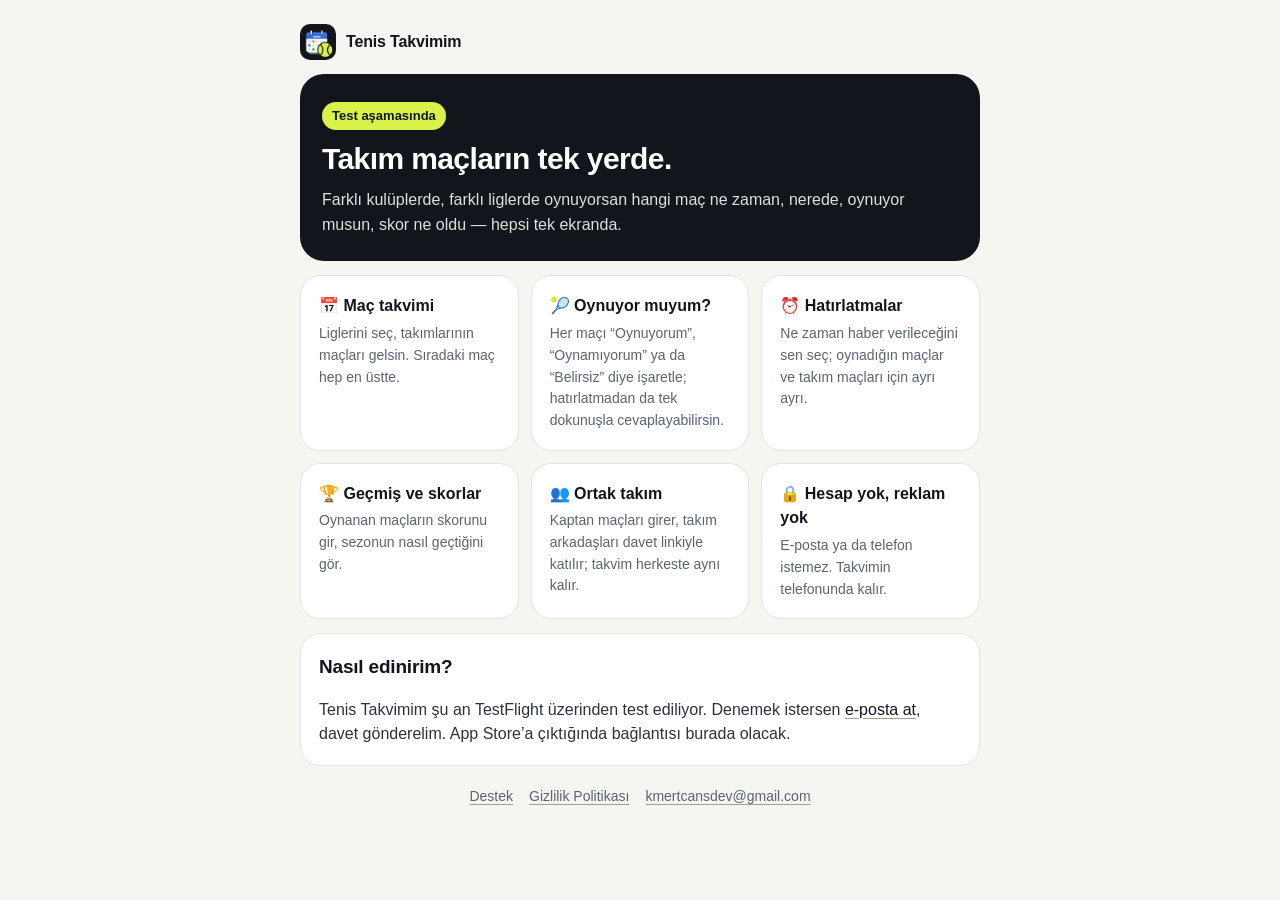
<file: index.html>
<!doctype html>
<html lang="tr">
<head>
<meta charset="utf-8" />
<meta name="viewport" content="width=device-width, initial-scale=1" />
<title>Tenis Takvimim</title>
<!-- GitHub Pages can't redirect server-side. Every real page lives under a
     language directory (only tr/ for now, same layout as timesensei.github.io),
     so the root just forwards there and links it for visitors without JS. -->
<link rel="canonical" href="https://tenistakvimim.github.io/tr/" />
<link rel="icon" href="icon.png" />
<meta http-equiv="refresh" content="0; url=tr/" />
<style>
  body { margin:0; background:#F5F6F1; color:#12161C; font-family: -apple-system, system-ui, sans-serif;
         display:flex; min-height:100vh; align-items:center; justify-content:center; }
  a { color:#12161C; font-weight:700; }
</style>
</head>
<body>
  <p><a href="tr/">Tenis Takvimim</a></p>
  <script>location.replace('tr/' + location.search + location.hash);</script>
</body>
</html>
</file>
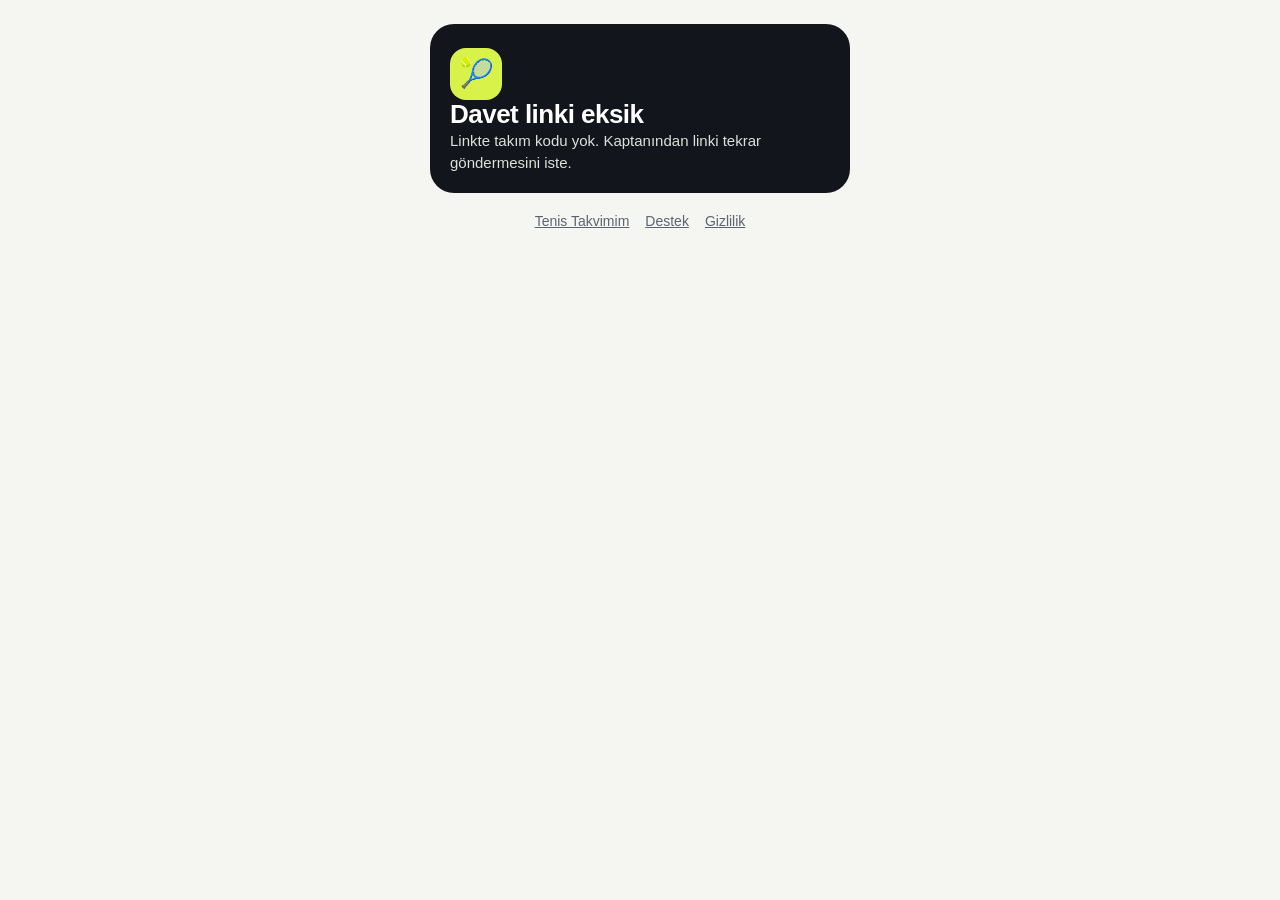
<file: davet/index.html>
<!doctype html>
<html lang="tr">
<head>
<meta charset="utf-8">
<meta name="viewport" content="width=device-width, initial-scale=1, viewport-fit=cover">
<title>Takım daveti · Tenis Takvimim</title>
<meta name="description" content="Takımının maçları tek dokunuşla takvimine gelsin.">
<meta property="og:title" content="🎾 Takımına davet edildin">
<meta property="og:description" content="Tenis Takvimim'de takımın ortak takvimine katılmak için dokun.">
<meta property="og:type" content="website">
<meta property="og:image" content="https://tenistakvimim.github.io/icon.png">
<meta name="theme-color" content="#12161C">
<link rel="icon" href="../icon.png">
<link rel="apple-touch-icon" href="../icon.png">
<style>
  :root { --bg:#F5F6F1; --ink:#12161C; --ball:#D9F24A; --muted:#5B6470; --card:#FFFFFF; --line:#E3E6DE; --on-dark:#DDE1D8; }
  * { box-sizing: border-box; }
  html, body { margin: 0; }
  body { background: var(--bg); color: var(--ink); font: 16px/1.45 -apple-system, BlinkMacSystemFont, "Inter", "Segoe UI", Roboto, sans-serif; min-height: 100vh; display: flex; justify-content: center; padding: 24px 16px calc(24px + env(safe-area-inset-bottom)); }
  main { width: 100%; max-width: 420px; display: flex; flex-direction: column; gap: 14px; }
  .hero { background: var(--ink); color: #fff; border-radius: 24px; padding: 24px 20px 20px; display: flex; flex-direction: column; gap: 12px; }
  .ball { width: 52px; height: 52px; border-radius: 16px; background: var(--ball); display: grid; place-items: center; font-size: 28px; }
  h1 { margin: 0; font-size: 26px; line-height: 1.15; letter-spacing: -0.02em; }
  .hero p { margin: 0; color: var(--on-dark); font-size: 15px; }
  .code { display: flex; align-items: center; justify-content: space-between; gap: 10px; background: rgba(255,255,255,0.08); border-radius: 14px; padding: 12px 14px; }
  .code small { display: block; color: var(--on-dark); font-size: 12px; font-weight: 600; }
  .code b { font-size: 26px; letter-spacing: 0.06em; font-variant-numeric: tabular-nums; }
  .copy { appearance: none; border: 1px solid rgba(255,255,255,0.3); background: transparent; color: #fff; font: inherit; font-size: 14px; font-weight: 700; border-radius: 12px; padding: 9px 12px; cursor: pointer; }
  .btn { display: flex; align-items: center; justify-content: center; height: 56px; border-radius: 16px; background: var(--ball); color: var(--ink); font-size: 17px; font-weight: 800; text-decoration: none; }
  .btn:active { transform: scale(0.98); }
  .card { background: var(--card); border: 1px solid var(--line); border-radius: 20px; padding: 16px; }
  .card h2 { margin: 0 0 6px; font-size: 16px; }
  .card p, .card li { margin: 0; color: var(--muted); font-size: 14px; }
  ol { margin: 6px 0 0; padding-left: 20px; display: grid; gap: 4px; }
  .bad { display: none; }
  body.invalid .ok { display: none; }
  body.invalid .bad { display: block; }
  footer { display: flex; flex-wrap: wrap; gap: 6px 16px; justify-content: center; font-size: 14px; color: var(--muted); padding-top: 4px; }
  footer a { color: var(--muted); }
</style>
</head>
<body>
<main>
  <section class="hero ok">
    <div class="ball" aria-hidden="true">🎾</div>
    <h1>Takımına davet edildin</h1>
    <p>Katılınca takımın maçları takvimine gelir. Kadro ve hatırlatmaların sana özel kalır.</p>
    <div class="code">
      <div><small>Takım kodu</small><b id="kod">—</b></div>
      <button class="copy" id="copy" type="button">Kopyala</button>
    </div>
    <a class="btn" id="open" href="#">Uygulamada aç ve katıl</a>
  </section>

  <section class="card ok">
    <h2>Uygulama açılmadı mı?</h2>
    <ol>
      <li>Tenis Takvimim şu an test aşamasında. Kaptanından TestFlight daveti iste ve uygulamayı kur.</li>
      <li>Sonra bu linke tekrar dokun ya da uygulamada <b>Kulüpler → Ortak takım → Takıma katıl</b>’a kodu yaz.</li>
    </ol>
  </section>

  <section class="hero bad">
    <div class="ball" aria-hidden="true">🎾</div>
    <h1>Davet linki eksik</h1>
    <p>Linkte takım kodu yok. Kaptanından linki tekrar göndermesini iste.</p>
  </section>
  <footer>
    <a href="../tr/">Tenis Takvimim</a>
    <a href="../tr/support.html">Destek</a>
    <a href="../tr/privacy.html">Gizlilik</a>
  </footer>
</main>
<script>
  (function () {
    var q = new URLSearchParams(location.search);
    var kod = (q.get('kod') || '').trim().toUpperCase();
    if (!/^[A-Z]{3}-\d{4}$/.test(kod)) { document.body.classList.add('invalid'); return; }
    var scheme = q.get('dev') === '1' ? 'tenistakvimim-dev' : 'tenistakvimim';
    document.getElementById('kod').textContent = kod;
    document.getElementById('open').href = scheme + '://katil?kod=' + encodeURIComponent(kod);
    var copy = document.getElementById('copy');
    copy.addEventListener('click', function () {
      var done = function () { copy.textContent = 'Kopyalandı'; setTimeout(function () { copy.textContent = 'Kopyala'; }, 1600); };
      if (navigator.clipboard) navigator.clipboard.writeText(kod).then(done, function () {});
    });
  })();
</script>
</body>
</html>
</file>
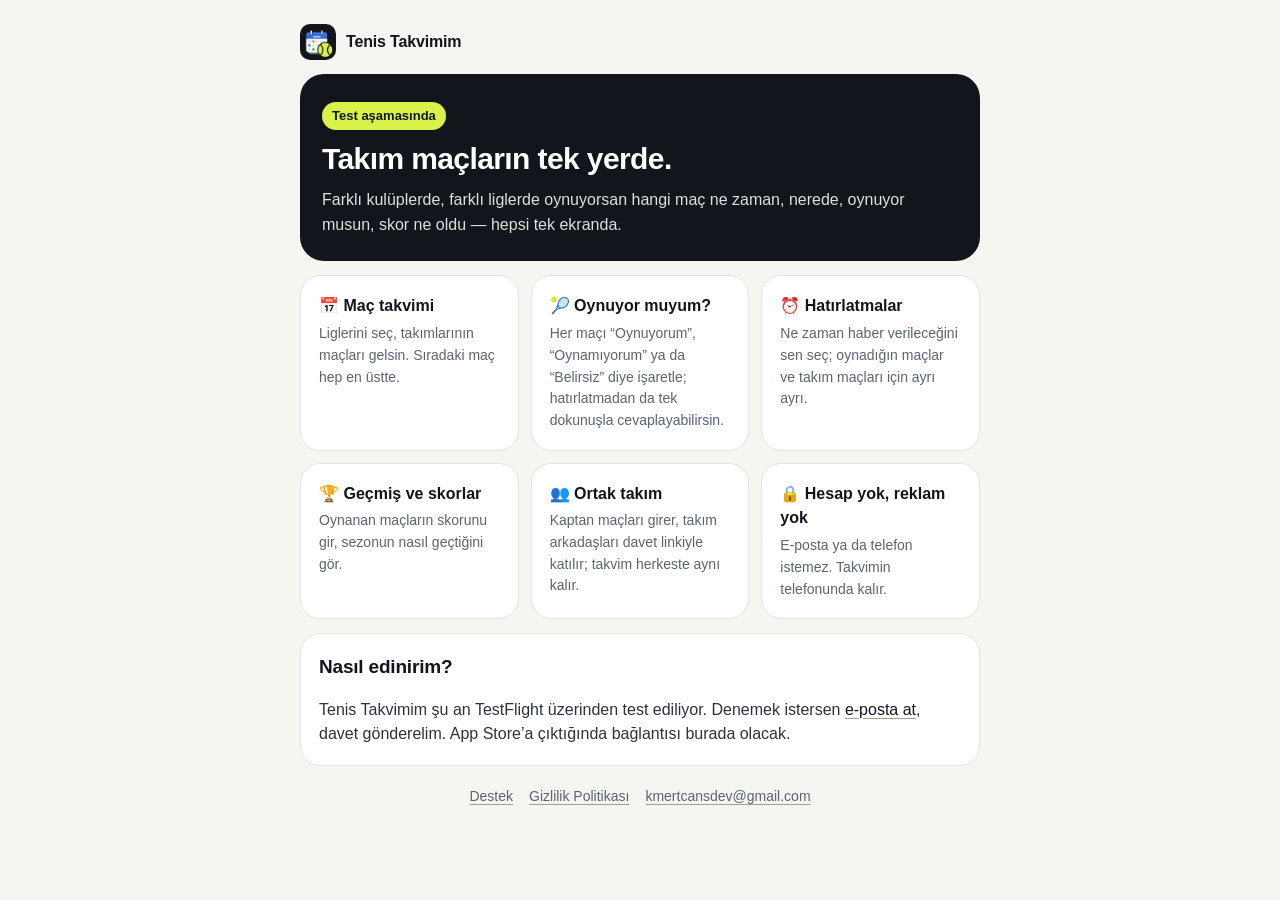
<file: tr/index.html>
<!doctype html>
<html lang="tr">
<head>
<meta charset="utf-8">
<meta name="viewport" content="width=device-width, initial-scale=1, viewport-fit=cover">
<title>Tenis Takvimim</title>
<meta name="description" content="Tenis ligi takım maçlarını tek yerde tut: ne zaman, nerede, oynuyor musun, skor ne oldu.">
<meta property="og:title" content="Tenis Takvimim">
<meta property="og:description" content="Tenis ligi takım maçların tek yerde. Hatırlatmalar, kadro ve skorlar.">
<meta property="og:type" content="website">
<meta property="og:image" content="https://tenistakvimim.github.io/icon.png">
<meta name="theme-color" content="#12161C">
<link rel="icon" href="../icon.png">
<link rel="apple-touch-icon" href="../icon.png">
<link rel="stylesheet" href="../site.css">
</head>
<body>
<main>
  <a class="top" href="./"><img src="../icon.png" alt="">Tenis Takvimim</a>

  <section class="hero">
    <span class="pill">Test aşamasında</span>
    <h1>Takım maçların tek yerde.</h1>
    <p>Farklı kulüplerde, farklı liglerde oynuyorsan hangi maç ne zaman, nerede, oynuyor musun, skor ne oldu — hepsi tek ekranda.</p>
  </section>

  <div class="grid">
    <section class="card"><h3>📅 Maç takvimi</h3><p>Liglerini seç, takımlarının maçları gelsin. Sıradaki maç hep en üstte.</p></section>
    <section class="card"><h3>🎾 Oynuyor muyum?</h3><p>Her maçı “Oynuyorum”, “Oynamıyorum” ya da “Belirsiz” diye işaretle; hatırlatmadan da tek dokunuşla cevaplayabilirsin.</p></section>
    <section class="card"><h3>⏰ Hatırlatmalar</h3><p>Ne zaman haber verileceğini sen seç; oynadığın maçlar ve takım maçları için ayrı ayrı.</p></section>
    <section class="card"><h3>🏆 Geçmiş ve skorlar</h3><p>Oynanan maçların skorunu gir, sezonun nasıl geçtiğini gör.</p></section>
    <section class="card"><h3>👥 Ortak takım</h3><p>Kaptan maçları girer, takım arkadaşları davet linkiyle katılır; takvim herkeste aynı kalır.</p></section>
    <section class="card"><h3>🔒 Hesap yok, reklam yok</h3><p>E-posta ya da telefon istemez. Takvimin telefonunda kalır.</p></section>
  </div>

  <section class="card">
    <h2>Nasıl edinirim?</h2>
    <p>Tenis Takvimim şu an TestFlight üzerinden test ediliyor. Denemek istersen <a href="mailto:kmertcansdev@gmail.com?subject=Tenis%20Takvimim%20TestFlight">e-posta at</a>, davet gönderelim. App Store’a çıktığında bağlantısı burada olacak.</p>
  </section>

  <footer>
    <a href="support.html">Destek</a>
    <a href="privacy.html">Gizlilik Politikası</a>
    <a href="mailto:kmertcansdev@gmail.com">kmertcansdev@gmail.com</a>
  </footer>
</main>
</body>
</html>
</file>
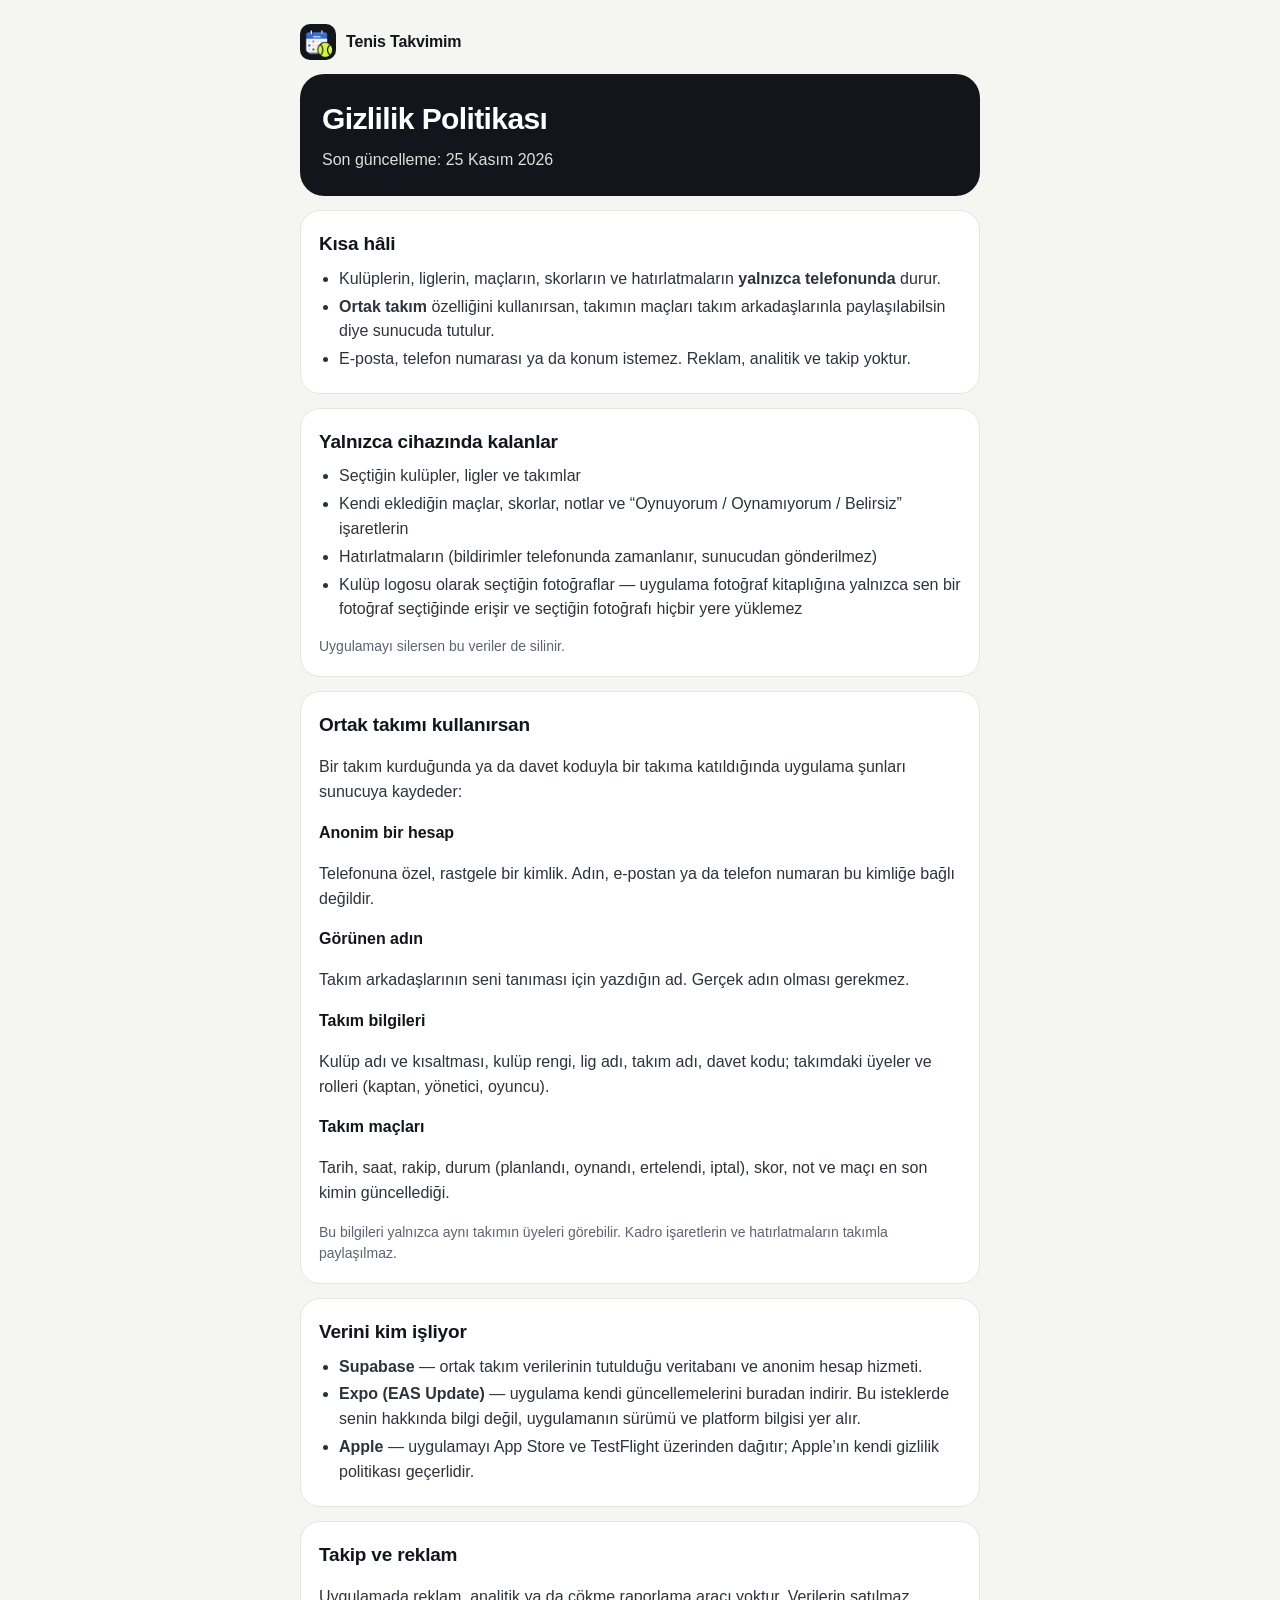
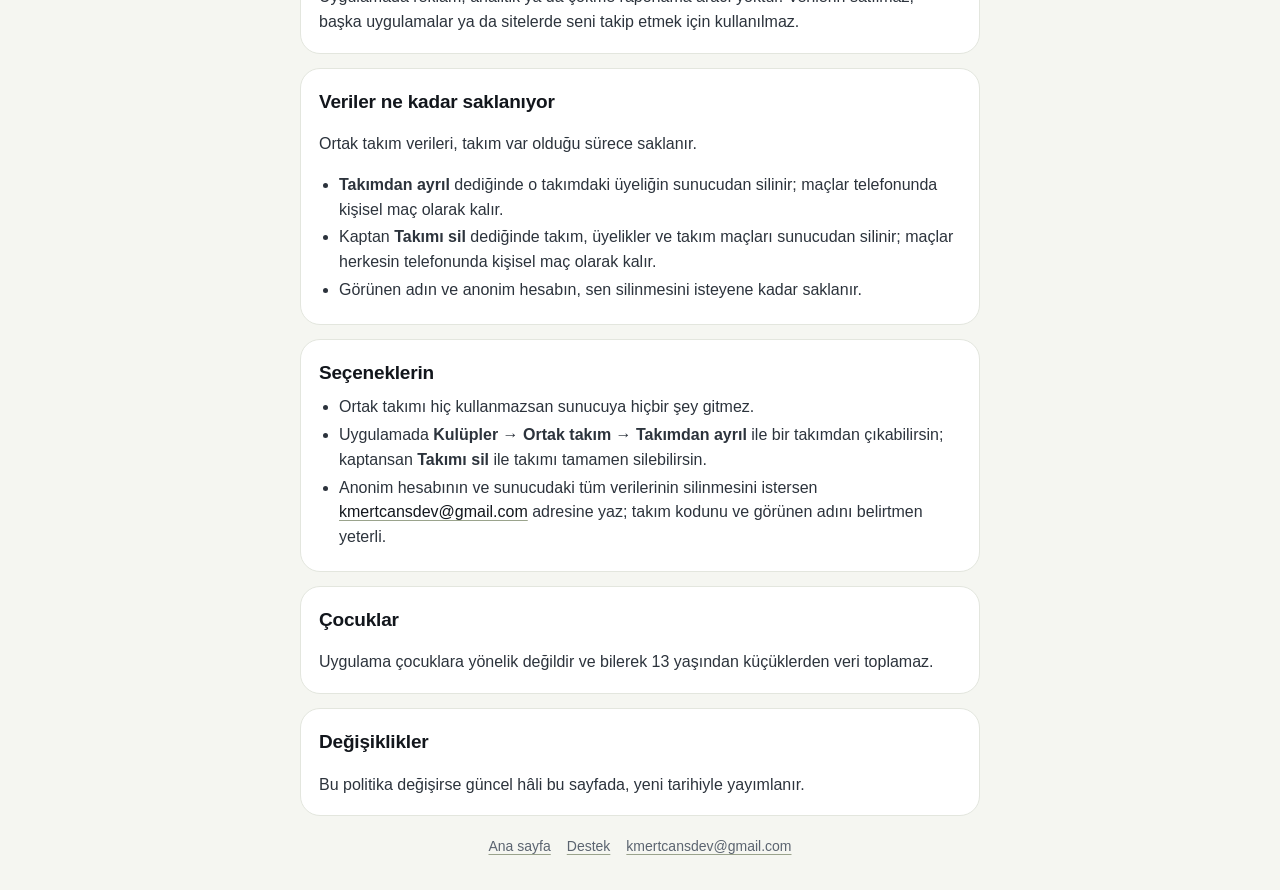
<file: tr/privacy.html>
<!doctype html>
<html lang="tr">
<head>
<meta charset="utf-8">
<meta name="viewport" content="width=device-width, initial-scale=1, viewport-fit=cover">
<title>Gizlilik Politikası · Tenis Takvimim</title>
<meta name="theme-color" content="#12161C">
<link rel="icon" href="../icon.png">
<link rel="stylesheet" href="../site.css">
</head>
<body>
<main>
  <a class="top" href="./"><img src="../icon.png" alt="">Tenis Takvimim</a>

  <section class="hero">
    <h1>Gizlilik Politikası</h1>
    <p>Son güncelleme: 25 Kasım 2026</p>
  </section>

  <section class="card">
    <h2>Kısa hâli</h2>
    <ul>
      <li>Kulüplerin, liglerin, maçların, skorların ve hatırlatmaların <b>yalnızca telefonunda</b> durur.</li>
      <li><b>Ortak takım</b> özelliğini kullanırsan, takımın maçları takım arkadaşlarınla paylaşılabilsin diye sunucuda tutulur.</li>
      <li>E-posta, telefon numarası ya da konum istemez. Reklam, analitik ve takip yoktur.</li>
    </ul>
  </section>

  <section class="card">
    <h2>Yalnızca cihazında kalanlar</h2>
    <ul>
      <li>Seçtiğin kulüpler, ligler ve takımlar</li>
      <li>Kendi eklediğin maçlar, skorlar, notlar ve “Oynuyorum / Oynamıyorum / Belirsiz” işaretlerin</li>
      <li>Hatırlatmaların (bildirimler telefonunda zamanlanır, sunucudan gönderilmez)</li>
      <li>Kulüp logosu olarak seçtiğin fotoğraflar — uygulama fotoğraf kitaplığına yalnızca sen bir fotoğraf seçtiğinde erişir ve seçtiğin fotoğrafı hiçbir yere yüklemez</li>
    </ul>
    <p class="muted">Uygulamayı silersen bu veriler de silinir.</p>
  </section>

  <section class="card">
    <h2>Ortak takımı kullanırsan</h2>
    <p>Bir takım kurduğunda ya da davet koduyla bir takıma katıldığında uygulama şunları sunucuya kaydeder:</p>
    <h3>Anonim bir hesap</h3>
    <p>Telefonuna özel, rastgele bir kimlik. Adın, e-postan ya da telefon numaran bu kimliğe bağlı değildir.</p>
    <h3>Görünen adın</h3>
    <p>Takım arkadaşlarının seni tanıması için yazdığın ad. Gerçek adın olması gerekmez.</p>
    <h3>Takım bilgileri</h3>
    <p>Kulüp adı ve kısaltması, kulüp rengi, lig adı, takım adı, davet kodu; takımdaki üyeler ve rolleri (kaptan, yönetici, oyuncu).</p>
    <h3>Takım maçları</h3>
    <p>Tarih, saat, rakip, durum (planlandı, oynandı, ertelendi, iptal), skor, not ve maçı en son kimin güncellediği.</p>
    <p class="muted">Bu bilgileri yalnızca aynı takımın üyeleri görebilir. Kadro işaretlerin ve hatırlatmaların takımla paylaşılmaz.</p>
  </section>

  <section class="card">
    <h2>Verini kim işliyor</h2>
    <ul>
      <li><b>Supabase</b> — ortak takım verilerinin tutulduğu veritabanı ve anonim hesap hizmeti.</li>
      <li><b>Expo (EAS Update)</b> — uygulama kendi güncellemelerini buradan indirir. Bu isteklerde senin hakkında bilgi değil, uygulamanın sürümü ve platform bilgisi yer alır.</li>
      <li><b>Apple</b> — uygulamayı App Store ve TestFlight üzerinden dağıtır; Apple’ın kendi gizlilik politikası geçerlidir.</li>
    </ul>
  </section>

  <section class="card">
    <h2>Takip ve reklam</h2>
    <p>Uygulamada reklam, analitik ya da çökme raporlama aracı yoktur. Verilerin satılmaz, başka uygulamalar ya da sitelerde seni takip etmek için kullanılmaz.</p>
  </section>

  <section class="card">
    <h2>Veriler ne kadar saklanıyor</h2>
    <p>Ortak takım verileri, takım var olduğu sürece saklanır.</p>
    <ul>
      <li><b>Takımdan ayrıl</b> dediğinde o takımdaki üyeliğin sunucudan silinir; maçlar telefonunda kişisel maç olarak kalır.</li>
      <li>Kaptan <b>Takımı sil</b> dediğinde takım, üyelikler ve takım maçları sunucudan silinir; maçlar herkesin telefonunda kişisel maç olarak kalır.</li>
      <li>Görünen adın ve anonim hesabın, sen silinmesini isteyene kadar saklanır.</li>
    </ul>
  </section>

  <section class="card">
    <h2>Seçeneklerin</h2>
    <ul>
      <li>Ortak takımı hiç kullanmazsan sunucuya hiçbir şey gitmez.</li>
      <li>Uygulamada <b>Kulüpler → Ortak takım → Takımdan ayrıl</b> ile bir takımdan çıkabilirsin; kaptansan <b>Takımı sil</b> ile takımı tamamen silebilirsin.</li>
      <li>Anonim hesabının ve sunucudaki tüm verilerinin silinmesini istersen <a href="mailto:kmertcansdev@gmail.com?subject=Tenis%20Takvimim%20veri%20silme">kmertcansdev@gmail.com</a> adresine yaz; takım kodunu ve görünen adını belirtmen yeterli.</li>
    </ul>
  </section>

  <section class="card">
    <h2>Çocuklar</h2>
    <p>Uygulama çocuklara yönelik değildir ve bilerek 13 yaşından küçüklerden veri toplamaz.</p>
  </section>

  <section class="card">
    <h2>Değişiklikler</h2>
    <p>Bu politika değişirse güncel hâli bu sayfada, yeni tarihiyle yayımlanır.</p>
  </section>

  <footer>
    <a href="./">Ana sayfa</a>
    <a href="support.html">Destek</a>
    <a href="mailto:kmertcansdev@gmail.com">kmertcansdev@gmail.com</a>
  </footer>
</main>
</body>
</html>
</file>
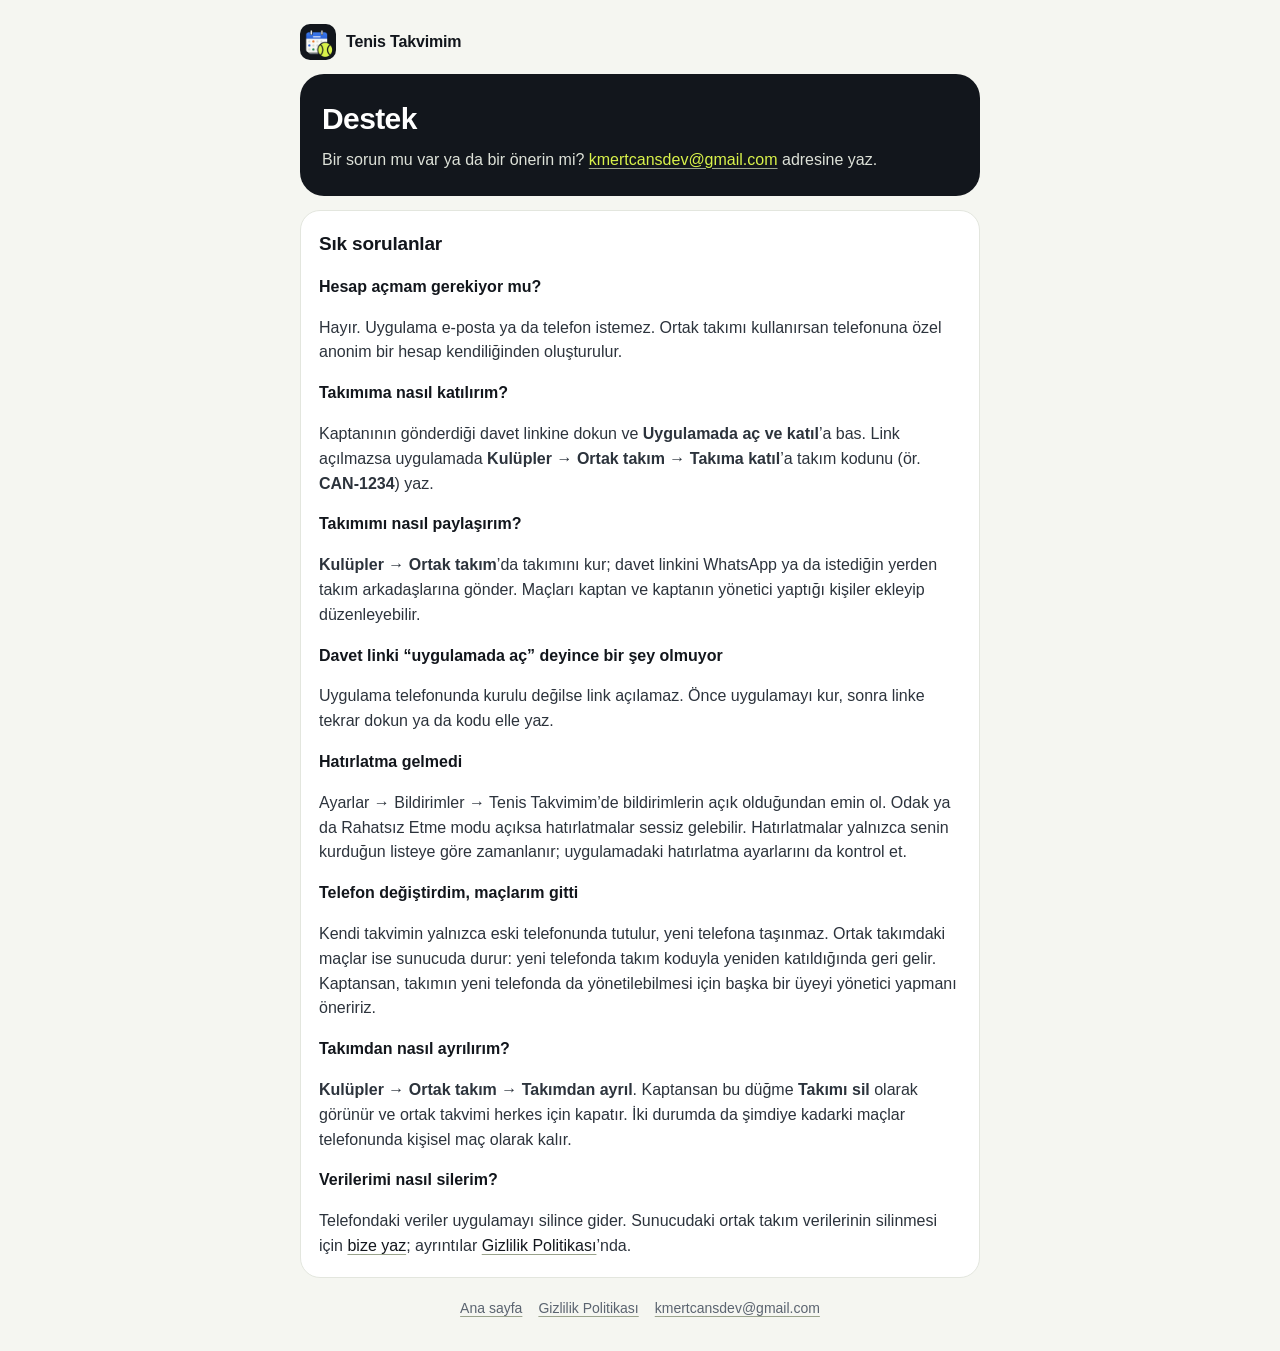
<file: tr/support.html>
<!doctype html>
<html lang="tr">
<head>
<meta charset="utf-8">
<meta name="viewport" content="width=device-width, initial-scale=1, viewport-fit=cover">
<title>Destek · Tenis Takvimim</title>
<meta name="theme-color" content="#12161C">
<link rel="icon" href="../icon.png">
<link rel="stylesheet" href="../site.css">
</head>
<body>
<main>
  <a class="top" href="./"><img src="../icon.png" alt="">Tenis Takvimim</a>

  <section class="hero">
    <h1>Destek</h1>
    <p>Bir sorun mu var ya da bir önerin mi? <a href="mailto:kmertcansdev@gmail.com?subject=Tenis%20Takvimim%20destek" style="color:#D9F24A">kmertcansdev@gmail.com</a> adresine yaz.</p>
  </section>

  <section class="card">
    <h2>Sık sorulanlar</h2>

    <h3>Hesap açmam gerekiyor mu?</h3>
    <p>Hayır. Uygulama e-posta ya da telefon istemez. Ortak takımı kullanırsan telefonuna özel anonim bir hesap kendiliğinden oluşturulur.</p>

    <h3>Takımıma nasıl katılırım?</h3>
    <p>Kaptanının gönderdiği davet linkine dokun ve <b>Uygulamada aç ve katıl</b>’a bas. Link açılmazsa uygulamada <b>Kulüpler → Ortak takım → Takıma katıl</b>’a takım kodunu (ör. <b>CAN-1234</b>) yaz.</p>

    <h3>Takımımı nasıl paylaşırım?</h3>
    <p><b>Kulüpler → Ortak takım</b>’da takımını kur; davet linkini WhatsApp ya da istediğin yerden takım arkadaşlarına gönder. Maçları kaptan ve kaptanın yönetici yaptığı kişiler ekleyip düzenleyebilir.</p>

    <h3>Davet linki “uygulamada aç” deyince bir şey olmuyor</h3>
    <p>Uygulama telefonunda kurulu değilse link açılamaz. Önce uygulamayı kur, sonra linke tekrar dokun ya da kodu elle yaz.</p>

    <h3>Hatırlatma gelmedi</h3>
    <p>Ayarlar → Bildirimler → Tenis Takvimim’de bildirimlerin açık olduğundan emin ol. Odak ya da Rahatsız Etme modu açıksa hatırlatmalar sessiz gelebilir. Hatırlatmalar yalnızca senin kurduğun listeye göre zamanlanır; uygulamadaki hatırlatma ayarlarını da kontrol et.</p>

    <h3>Telefon değiştirdim, maçlarım gitti</h3>
    <p>Kendi takvimin yalnızca eski telefonunda tutulur, yeni telefona taşınmaz. Ortak takımdaki maçlar ise sunucuda durur: yeni telefonda takım koduyla yeniden katıldığında geri gelir. Kaptansan, takımın yeni telefonda da yönetilebilmesi için başka bir üyeyi yönetici yapmanı öneririz.</p>

    <h3>Takımdan nasıl ayrılırım?</h3>
    <p><b>Kulüpler → Ortak takım → Takımdan ayrıl</b>. Kaptansan bu düğme <b>Takımı sil</b> olarak görünür ve ortak takvimi herkes için kapatır. İki durumda da şimdiye kadarki maçlar telefonunda kişisel maç olarak kalır.</p>

    <h3>Verilerimi nasıl silerim?</h3>
    <p>Telefondaki veriler uygulamayı silince gider. Sunucudaki ortak takım verilerinin silinmesi için <a href="mailto:kmertcansdev@gmail.com?subject=Tenis%20Takvimim%20veri%20silme">bize yaz</a>; ayrıntılar <a href="privacy.html">Gizlilik Politikası</a>’nda.</p>
  </section>

  <footer>
    <a href="./">Ana sayfa</a>
    <a href="privacy.html">Gizlilik Politikası</a>
    <a href="mailto:kmertcansdev@gmail.com">kmertcansdev@gmail.com</a>
  </footer>
</main>
</body>
</html>
</file>
<file: site.css>
:root { --bg:#F5F6F1; --ink:#12161C; --ball:#D9F24A; --muted:#5B6470; --card:#FFFFFF; --line:#E3E6DE; --on-dark:#DDE1D8; }
* { box-sizing: border-box; }
html, body { margin: 0; }
body { background: var(--bg); color: var(--ink); font: 16px/1.55 -apple-system, BlinkMacSystemFont, "Inter", "Segoe UI", Roboto, sans-serif; padding: 24px 16px calc(32px + env(safe-area-inset-bottom)); }
main { max-width: 680px; margin: 0 auto; display: flex; flex-direction: column; gap: 14px; }
a { color: var(--ink); text-decoration-color: #9aa38c; text-underline-offset: 3px; }
.top { display: flex; align-items: center; gap: 10px; text-decoration: none; font-weight: 800; letter-spacing: -0.01em; }
.top img { width: 36px; height: 36px; border-radius: 10px; }
.hero { background: var(--ink); color: #fff; border-radius: 24px; padding: 28px 22px 24px; display: flex; flex-direction: column; gap: 12px; }
.hero h1 { margin: 0; font-size: 30px; line-height: 1.12; letter-spacing: -0.02em; }
.hero p { margin: 0; color: var(--on-dark); }
.pill { align-self: flex-start; background: var(--ball); color: var(--ink); font-size: 13px; font-weight: 800; border-radius: 999px; padding: 4px 10px; }
.card { background: var(--card); border: 1px solid var(--line); border-radius: 20px; padding: 18px; }
.card > :first-child { margin-top: 0; }
.card > :last-child { margin-bottom: 0; }
h2 { font-size: 19px; letter-spacing: -0.01em; margin: 0 0 8px; }
h3 { font-size: 16px; margin: 16px 0 4px; }
p, li { color: #2c333c; }
.muted { color: var(--muted); font-size: 14px; }
ul { padding-left: 20px; margin: 6px 0; }
li { margin: 3px 0; }
.grid { display: grid; grid-template-columns: repeat(auto-fit, minmax(200px, 1fr)); gap: 12px; }
.grid .card h3 { margin-top: 0; }
.grid .card p { margin: 0; color: var(--muted); font-size: 14px; }
footer { display: flex; flex-wrap: wrap; gap: 6px 16px; justify-content: center; font-size: 14px; color: var(--muted); padding-top: 6px; }
footer a { color: var(--muted); }
</file>
